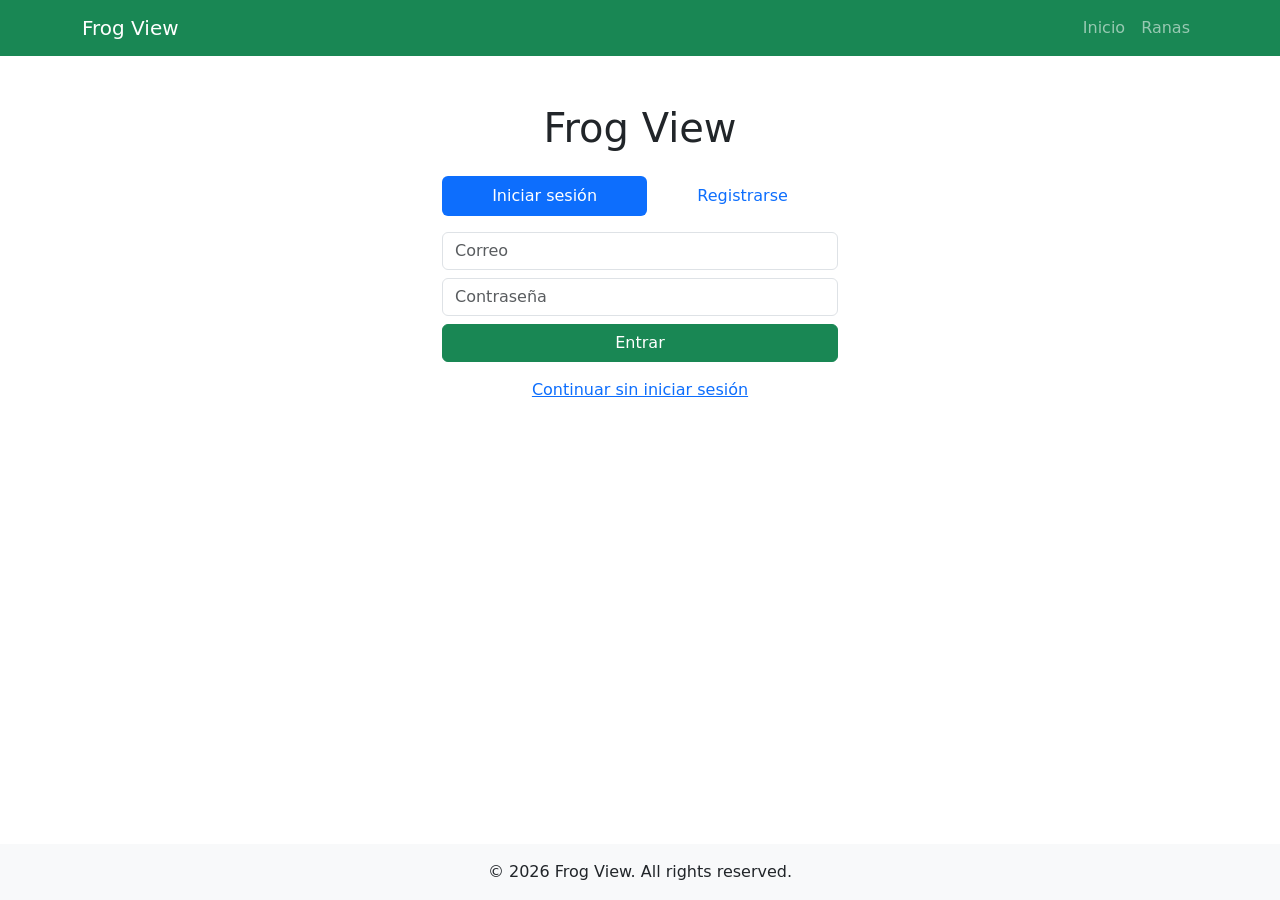
<file: index.html>
<!DOCTYPE html>
<html lang="es">
<head>
    <meta charset="UTF-8">
    <meta name="viewport" content="width=device-width, initial-scale=1.0">
    <title>Frog View</title>
    <link href="https://cdn.jsdelivr.net/npm/bootstrap@5.3.3/dist/css/bootstrap.min.css" rel="stylesheet"
          integrity="sha384-QWTKZyjpPEjISv5WaRU9OFeRpok6YctnYmDr5pNlyT2bRjXh0JMhjY6hW+ALEwIH" crossorigin="anonymous">
    <link href="Style/style.css" rel="stylesheet">
</head>
<body class="d-flex flex-column min-vh-100">

    <nav class="navbar navbar-expand-lg bg-success navbar-dark">
        <div class="container">
            <a class="navbar-brand" href="Pages/Dashboard.html">Frog View</a>
            <ul class="navbar-nav ms-auto">
                <li class="nav-item"><a class="nav-link" href="Pages/Dashboard.html">Inicio</a></li>
                <li class="nav-item"><a class="nav-link" href="Pages/Frog.html">Ranas</a></li>
            </ul>
        </div>
    </nav>

    <main class="container my-5 flex-grow-1" style="max-width: 420px;">
        <h1 class="text-center mb-4">Frog View</h1>

        <ul class="nav nav-pills nav-fill mb-3">
            <li class="nav-item"><button class="nav-link active" data-bs-toggle="pill" data-bs-target="#tabLogin">Iniciar sesión</button></li>
            <li class="nav-item"><button class="nav-link" data-bs-toggle="pill" data-bs-target="#tabRegistro">Registrarse</button></li>
        </ul>

        <div class="tab-content">
            <div class="tab-pane fade show active" id="tabLogin">
                <input id="loginCorreo" type="email" class="form-control mb-2" placeholder="Correo">
                <input id="loginPass" type="password" class="form-control mb-2" placeholder="Contraseña">
                <button class="btn btn-success w-100" onclick="hacerLogin()">Entrar</button>
            </div>
            <div class="tab-pane fade" id="tabRegistro">
                <input id="regCorreo" type="email" class="form-control mb-2" placeholder="Correo">
                <input id="regNametag" type="text" class="form-control mb-2" placeholder="Nametag (se mostrará a los demás)" maxlength="20">
                <input id="regPass" type="password" class="form-control mb-2" placeholder="Contraseña (mínimo 6 caracteres)">
                <button class="btn btn-success w-100" onclick="hacerRegistro()">Crear cuenta</button>
            </div>
        </div>

        <div id="mensaje" class="alert alert-danger mt-3 d-none"></div>

        <a href="Pages/Dashboard.html" class="d-block text-center mt-3">Continuar sin iniciar sesión</a>
    </main>

    <footer class="bg-light py-3">
        <p class="text-center mb-0">© 2026 Frog View. All rights reserved.</p>
    </footer>

    <script src="https://cdn.jsdelivr.net/npm/bootstrap@5.3.3/dist/js/bootstrap.bundle.min.js"
            integrity="sha384-YvpcrYf0tY3lHB60NNkmXc5s9fDVZLESaAA55NDzOxhy9GkcIdslK1eN7N6jIeHz" crossorigin="anonymous"></script>
    <script src="Js/frogs.js"></script>
    <script src="Js/auth.js"></script>
    <script>
        if (usuarioActual()) location.href = "Pages/Dashboard.html";

        function error(msg) {
            const m = document.getElementById("mensaje");
            m.textContent = msg;
            m.classList.remove("d-none");
        }

        async function hacerLogin() {
            const err = await iniciarSesion(loginCorreo.value, loginPass.value);
            err ? error(err) : location.href = "Pages/Dashboard.html";
        }

        async function hacerRegistro() {
            if (!regCorreo.value || !regNametag.value) return error("Completa todos los campos.");
            if (regPass.value.length < 6) return error("La contraseña debe tener al menos 6 caracteres.");
            const err = await registrar(regCorreo.value, regNametag.value, regPass.value);
            err ? error(err) : location.href = "Pages/Dashboard.html";
        }
    </script>
</body>
</html>
</file>
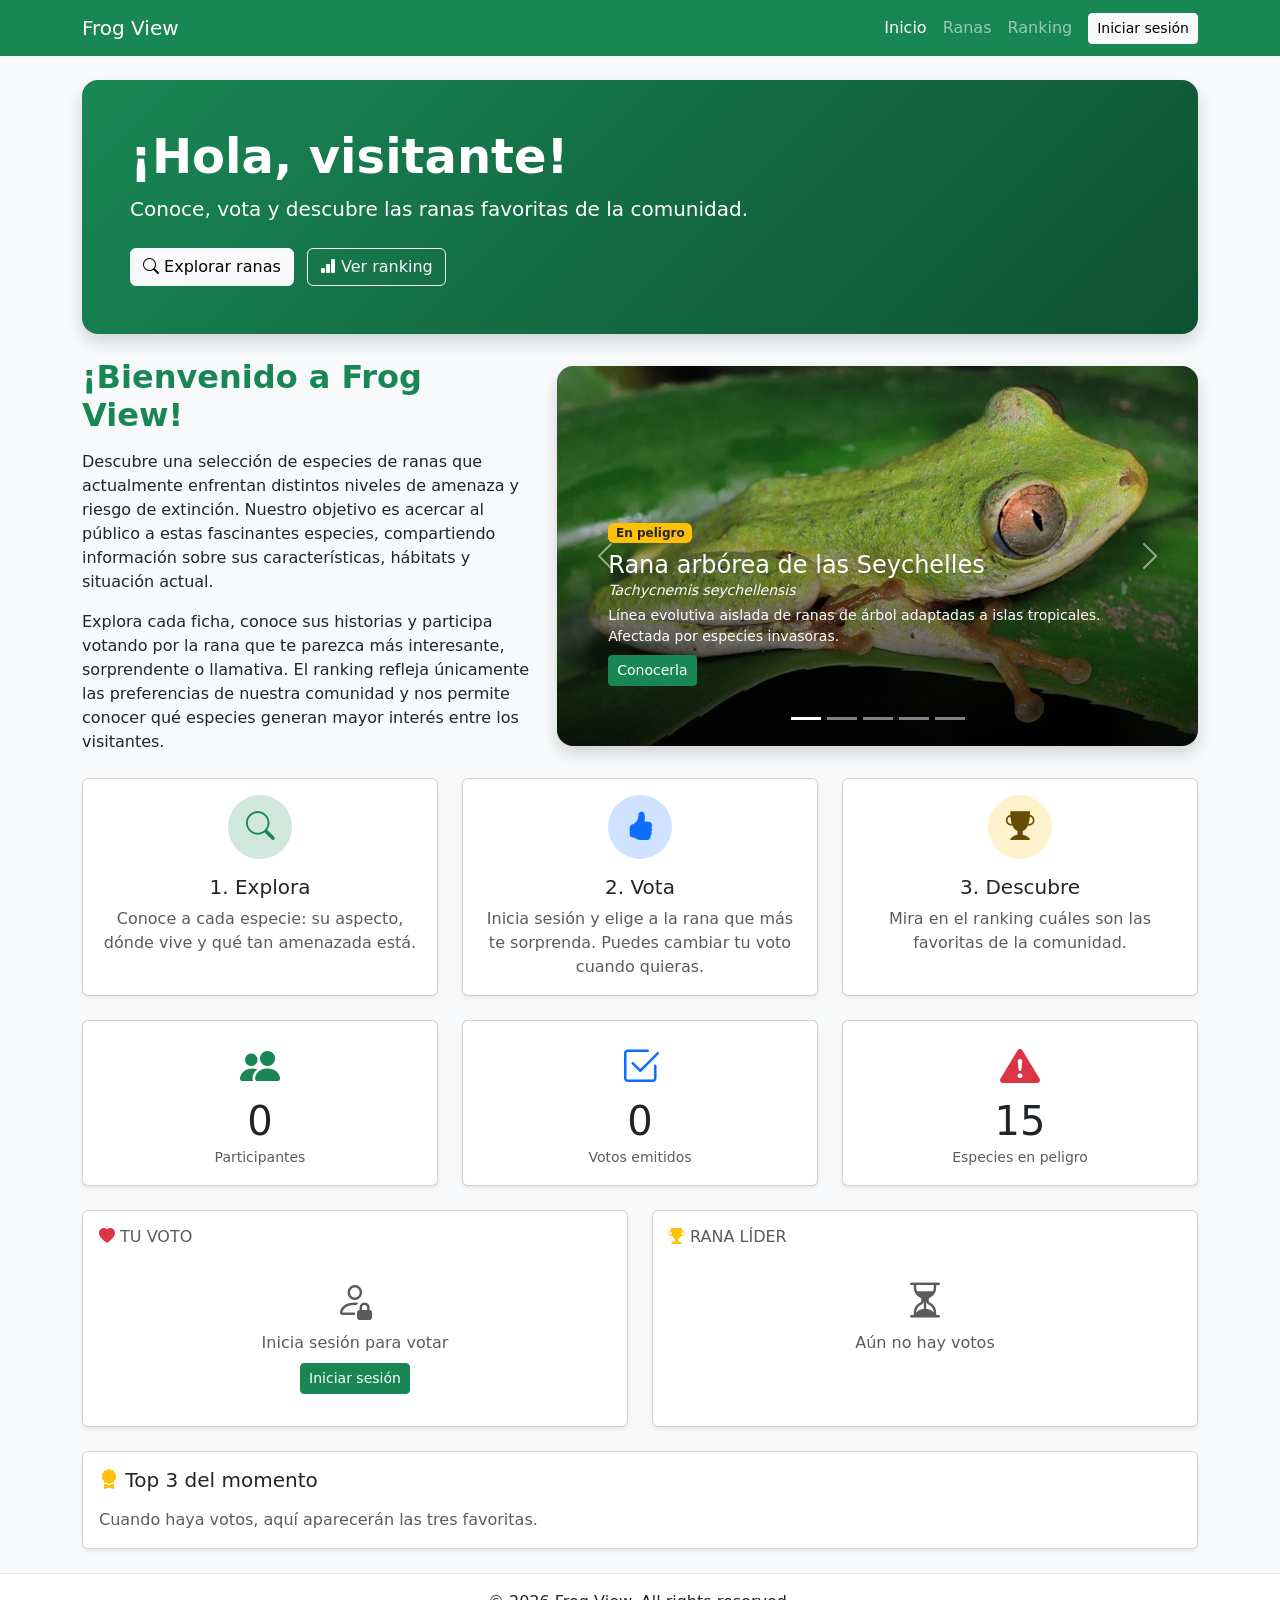
<file: Pages/Dashboard.html>
<!DOCTYPE html>
<html lang="es">
<head>
    <meta charset="UTF-8">
    <meta name="viewport" content="width=device-width, initial-scale=1.0">
    <title>Dashboard | Frog View</title>
    <link href="https://cdn.jsdelivr.net/npm/bootstrap@5.3.3/dist/css/bootstrap.min.css" rel="stylesheet">
    <link href="https://cdn.jsdelivr.net/npm/bootstrap-icons@1.11.3/font/bootstrap-icons.min.css" rel="stylesheet">
    <link href="../Style/style.css" rel="stylesheet">
</head>
<body class="d-flex flex-column min-vh-100 bg-light">

    <nav class="navbar navbar-expand-lg bg-success navbar-dark">
        <div class="container">
            <a class="navbar-brand" href="Dashboard.html">Frog View</a>
            <ul class="navbar-nav ms-auto align-items-lg-center">
                <li class="nav-item"><a class="nav-link active" href="Dashboard.html">Inicio</a></li>
                <li class="nav-item"><a class="nav-link" href="Frog.html">Ranas</a></li>
                <li class="nav-item"><a class="nav-link" href="Ranking.html">Ranking</a></li>
                <li class="nav-item" id="navSesion"></li>
            </ul>
        </div>
    </nav>

    <main class="container my-4 flex-grow-1">

        <!-- Banner -->
        <section class="hero rounded-4 p-4 p-md-5 mb-4 shadow">
            <h1 class="display-5 fw-bold mb-2">¡Hola, <span id="saludo"></span>!</h1>
            <p class="lead mb-4">Conoce, vota y descubre las ranas favoritas de la comunidad.</p>
            <a id="btnPrincipal" href="Frog.html" class="btn btn-light me-2"></a>
            <a href="Ranking.html" class="btn btn-outline-light"><i class="bi bi-bar-chart-fill"></i> Ver ranking</a>
        </section>

        <!-- Presentación + carrusel -->
        <section class="row g-4 align-items-center mb-4">
            <div class="col-lg-5">
                <h2 class="fw-bold text-success mb-3">¡Bienvenido a Frog View!</h2>
                <p>Descubre una selección de especies de ranas que actualmente enfrentan distintos niveles de amenaza y riesgo de extinción. Nuestro objetivo es acercar al público a estas fascinantes especies, compartiendo información sobre sus características, hábitats y situación actual.</p>
                <p class="mb-0">Explora cada ficha, conoce sus historias y participa votando por la rana que te parezca más interesante, sorprendente o llamativa. El ranking refleja únicamente las preferencias de nuestra comunidad y nos permite conocer qué especies generan mayor interés entre los visitantes.</p>
            </div>
            <div class="col-lg-7">
                <div id="carruselRanas" class="carousel slide shadow rounded-4 overflow-hidden">
                    <div class="carousel-indicators" id="carruselIndicadores"></div>
                    <div class="carousel-inner" id="carruselItems"></div>
                    <button class="carousel-control-prev" type="button" data-bs-target="#carruselRanas" data-bs-slide="prev">
                        <span class="carousel-control-prev-icon" aria-hidden="true"></span>
                        <span class="visually-hidden">Anterior</span>
                    </button>
                    <button class="carousel-control-next" type="button" data-bs-target="#carruselRanas" data-bs-slide="next">
                        <span class="carousel-control-next-icon" aria-hidden="true"></span>
                        <span class="visually-hidden">Siguiente</span>
                    </button>
                </div>
            </div>
        </section>

        <!-- Cómo funciona -->
        <section class="row g-4 mb-4 text-center">
            <div class="col-md-4">
                <div class="card h-100 shadow-sm card-hover">
                    <div class="card-body">
                        <span class="paso-icono bg-success-subtle text-success mb-3"><i class="bi bi-search"></i></span>
                        <h5>1. Explora</h5>
                        <p class="text-muted mb-0">Conoce a cada especie: su aspecto, dónde vive y qué tan amenazada está.</p>
                    </div>
                </div>
            </div>
            <div class="col-md-4">
                <div class="card h-100 shadow-sm card-hover">
                    <div class="card-body">
                        <span class="paso-icono bg-primary-subtle text-primary mb-3"><i class="bi bi-hand-thumbs-up-fill"></i></span>
                        <h5>2. Vota</h5>
                        <p class="text-muted mb-0">Inicia sesión y elige a la rana que más te sorprenda. Puedes cambiar tu voto cuando quieras.</p>
                    </div>
                </div>
            </div>
            <div class="col-md-4">
                <div class="card h-100 shadow-sm card-hover">
                    <div class="card-body">
                        <span class="paso-icono bg-warning-subtle text-warning-emphasis mb-3"><i class="bi bi-trophy-fill"></i></span>
                        <h5>3. Descubre</h5>
                        <p class="text-muted mb-0">Mira en el ranking cuáles son las favoritas de la comunidad.</p>
                    </div>
                </div>
            </div>
        </section>

        <!-- Estadísticas -->
        <div class="row g-4 mb-4">
            <div class="col-md-4">
                <div class="card shadow-sm text-center card-hover">
                    <div class="card-body">
                        <i class="bi bi-people-fill fs-1 text-success"></i>
                        <p class="display-6 mb-0" id="totalUsuarios">0</p>
                        <small class="text-muted">Participantes</small>
                    </div>
                </div>
            </div>
            <div class="col-md-4">
                <div class="card shadow-sm text-center card-hover">
                    <div class="card-body">
                        <i class="bi bi-check2-square fs-1 text-primary"></i>
                        <p class="display-6 mb-0" id="totalVotos">0</p>
                        <small class="text-muted">Votos emitidos</small>
                    </div>
                </div>
            </div>
            <div class="col-md-4">
                <div class="card shadow-sm text-center card-hover">
                    <div class="card-body">
                        <i class="bi bi-exclamation-triangle-fill fs-1 text-danger"></i>
                        <p class="display-6 mb-0" id="totalRanas">0</p>
                        <small class="text-muted">Especies en peligro</small>
                    </div>
                </div>
            </div>
        </div>

        <!-- Tu voto y rana líder -->
        <div class="row g-4 mb-4">
            <div class="col-lg-6">
                <div class="card h-100 shadow-sm card-hover">
                    <div class="card-body">
                        <h6 class="text-muted text-uppercase"><i class="bi bi-heart-fill text-danger"></i> Tu voto</h6>
                        <div id="tuVoto"></div>
                    </div>
                </div>
            </div>
            <div class="col-lg-6">
                <div class="card h-100 shadow-sm card-hover">
                    <div class="card-body">
                        <h6 class="text-muted text-uppercase"><i class="bi bi-trophy-fill text-warning"></i> Rana líder</h6>
                        <div id="lider"></div>
                    </div>
                </div>
            </div>
        </div>

        <!-- Top 3 -->
        <div class="card shadow-sm">
            <div class="card-body">
                <h5 class="mb-3"><i class="bi bi-award-fill text-warning"></i> Top 3 del momento</h5>
                <div id="top3" class="d-flex flex-column gap-3"></div>
            </div>
        </div>
    </main>

    <footer class="bg-white py-3 border-top">
        <p class="text-center mb-0">© 2026 Frog View. All rights reserved.</p>
    </footer>

    <script src="https://cdn.jsdelivr.net/npm/bootstrap@5.3.3/dist/js/bootstrap.bundle.min.js"></script>
    <script src="../Js/frogs.js"></script>
    <script src="../Js/auth.js"></script>
    <script>
        pintarBotonSesion("navSesion", "../index.html");

        const u = usuarioActual();   // puede ser null (visitante)
        const conteo = conteoVotos();
        const totalVotos = Object.values(conteo).reduce((a, b) => a + b, 0);
        const ordenadas = [...frogs].sort((a, b) => conteo[b.id] - conteo[a.id]);
        const placeholder = "this.src='https://placehold.co/110x110?text=?'";

        // Números que suben animados
        function contar(id, meta) {
            const el = document.getElementById(id);
            if (meta === 0) { el.textContent = 0; return; }
            const duracion = 900, inicio = performance.now();
            function paso(ahora) {
                const t = Math.min((ahora - inicio) / duracion, 1);
                el.textContent = Math.round(meta * t);
                if (t < 1) requestAnimationFrame(paso);
            }
            requestAnimationFrame(paso);
        }

        // Banner: saludo y botón principal según el usuario
        document.getElementById("saludo").textContent = u ? u.nametag : "visitante";
        document.getElementById("btnPrincipal").innerHTML = u
            ? '<i class="bi bi-hand-thumbs-up-fill"></i> Votar'
            : '<i class="bi bi-search"></i> Explorar ranas';

        // Estadísticas
        contar("totalUsuarios", DB.leer("usuarios", []).length);
        contar("totalVotos", totalVotos);
        contar("totalRanas", frogs.length);

        // Carrusel con ranas al azar
        const destacadas = [...frogs].sort(() => Math.random() - 0.5).slice(0, 5);
        const indicadores = document.getElementById("carruselIndicadores");
        const items = document.getElementById("carruselItems");

        destacadas.forEach((r, i) => {
            const e = estados[r.estado];
            const activo = i === 0 ? "active" : "";
            indicadores.insertAdjacentHTML("beforeend", `
                <button type="button" data-bs-target="#carruselRanas" data-bs-slide-to="${i}"
                        class="${activo}" aria-label="Rana ${i + 1}"></button>`);
            items.insertAdjacentHTML("beforeend", `
                <div class="carousel-item frog-slide ${activo}">
                    <img src="../Img/${r.img}" alt="${r.nombre}"
                         onerror="this.src='https://placehold.co/800x380?text=Imagen+no+disponible'">
                    <div class="carousel-caption">
                        <span class="badge ${e.clase} mb-2">${e.texto}</span>
                        <h4 class="mb-0">${r.nombre}</h4>
                        <p class="fst-italic small mb-1">${r.cientifico}</p>
                        <p class="frog-desc small mb-2">${r.desc}</p>
                        <a href="Frog.html" class="btn btn-success btn-sm">Conocerla</a>
                    </div>
                </div>`);
        });

        new bootstrap.Carousel("#carruselRanas", { interval: 4500, ride: "carousel" });

        // Tu voto, con posición en el ranking
        const mio = frogs.find(f => f.id === miVoto());
        if (!u) {
            document.getElementById("tuVoto").innerHTML = `
                <div class="text-center py-3">
                    <i class="bi bi-person-lock fs-1 text-muted"></i>
                    <p class="text-muted mb-2">Inicia sesión para votar</p>
                    <a href="../index.html" class="btn btn-sm btn-success">Iniciar sesión</a>
                </div>`;
        } else if (mio) {
            const posicion = 1 + frogs.filter(f => conteo[f.id] > conteo[mio.id]).length;
            document.getElementById("tuVoto").innerHTML = `
                <div class="d-flex align-items-center gap-3">
                    <img src="../Img/${mio.img}" class="dash-img rounded-3" alt="${mio.nombre}" onerror="${placeholder}">
                    <div>
                        <h5 class="mb-1">${mio.nombre}</h5>
                        <p class="fst-italic text-muted mb-2">${mio.cientifico}</p>
                        <span class="badge bg-success">Va en el lugar ${posicion}</span>
                        <span class="badge bg-secondary">${conteo[mio.id]} voto${conteo[mio.id] === 1 ? '' : 's'}</span>
                    </div>
                </div>`;
        } else {
            document.getElementById("tuVoto").innerHTML = `
                <div class="text-center py-3">
                    <i class="bi bi-emoji-neutral fs-1 text-muted"></i>
                    <p class="text-muted mb-2">Aún no has votado</p>
                    <a href="Frog.html" class="btn btn-sm btn-success">Elegir mi rana</a>
                </div>`;
        }

        // Rana líder
        const ganadora = ordenadas[0];
        if (conteo[ganadora.id] > 0) {
            document.getElementById("lider").innerHTML = `
                <div class="d-flex align-items-center gap-3">
                    <img src="../Img/${ganadora.img}" class="dash-img rounded-3" alt="${ganadora.nombre}" onerror="${placeholder}">
                    <div>
                        <h5 class="mb-1">${ganadora.nombre}</h5>
                        <p class="fst-italic text-muted mb-2">${ganadora.cientifico}</p>
                        <span class="badge bg-warning text-dark">🥇 ${conteo[ganadora.id]} voto${conteo[ganadora.id] === 1 ? '' : 's'}</span>
                    </div>
                </div>`;
        } else {
            document.getElementById("lider").innerHTML = `
                <div class="text-center py-3">
                    <i class="bi bi-hourglass-split fs-1 text-muted"></i>
                    <p class="text-muted mb-0">Aún no hay votos</p>
                </div>`;
        }

        // Top 3 con barras
        const medallas = ["🥇", "🥈", "🥉"];
        const top3 = document.getElementById("top3");
        if (totalVotos === 0) {
            top3.innerHTML = `<p class="text-muted mb-0">Cuando haya votos, aquí aparecerán las tres favoritas.</p>`;
        } else {
            ordenadas.slice(0, 3).forEach((r, i) => {
                const pct = Math.round((conteo[r.id] / totalVotos) * 100);
                top3.insertAdjacentHTML("beforeend", `
                    <div>
                        <div class="d-flex justify-content-between">
                            <span>${medallas[i]} ${r.nombre}</span>
                            <small class="text-muted">${conteo[r.id]} voto${conteo[r.id] === 1 ? '' : 's'} (${pct}%)</small>
                        </div>
                        <div class="progress" style="height: 10px;">
                            <div class="progress-bar bg-success" style="width: ${pct}%"></div>
                        </div>
                    </div>`);
            });
        }
    </script>
</body>
</html>
</file>
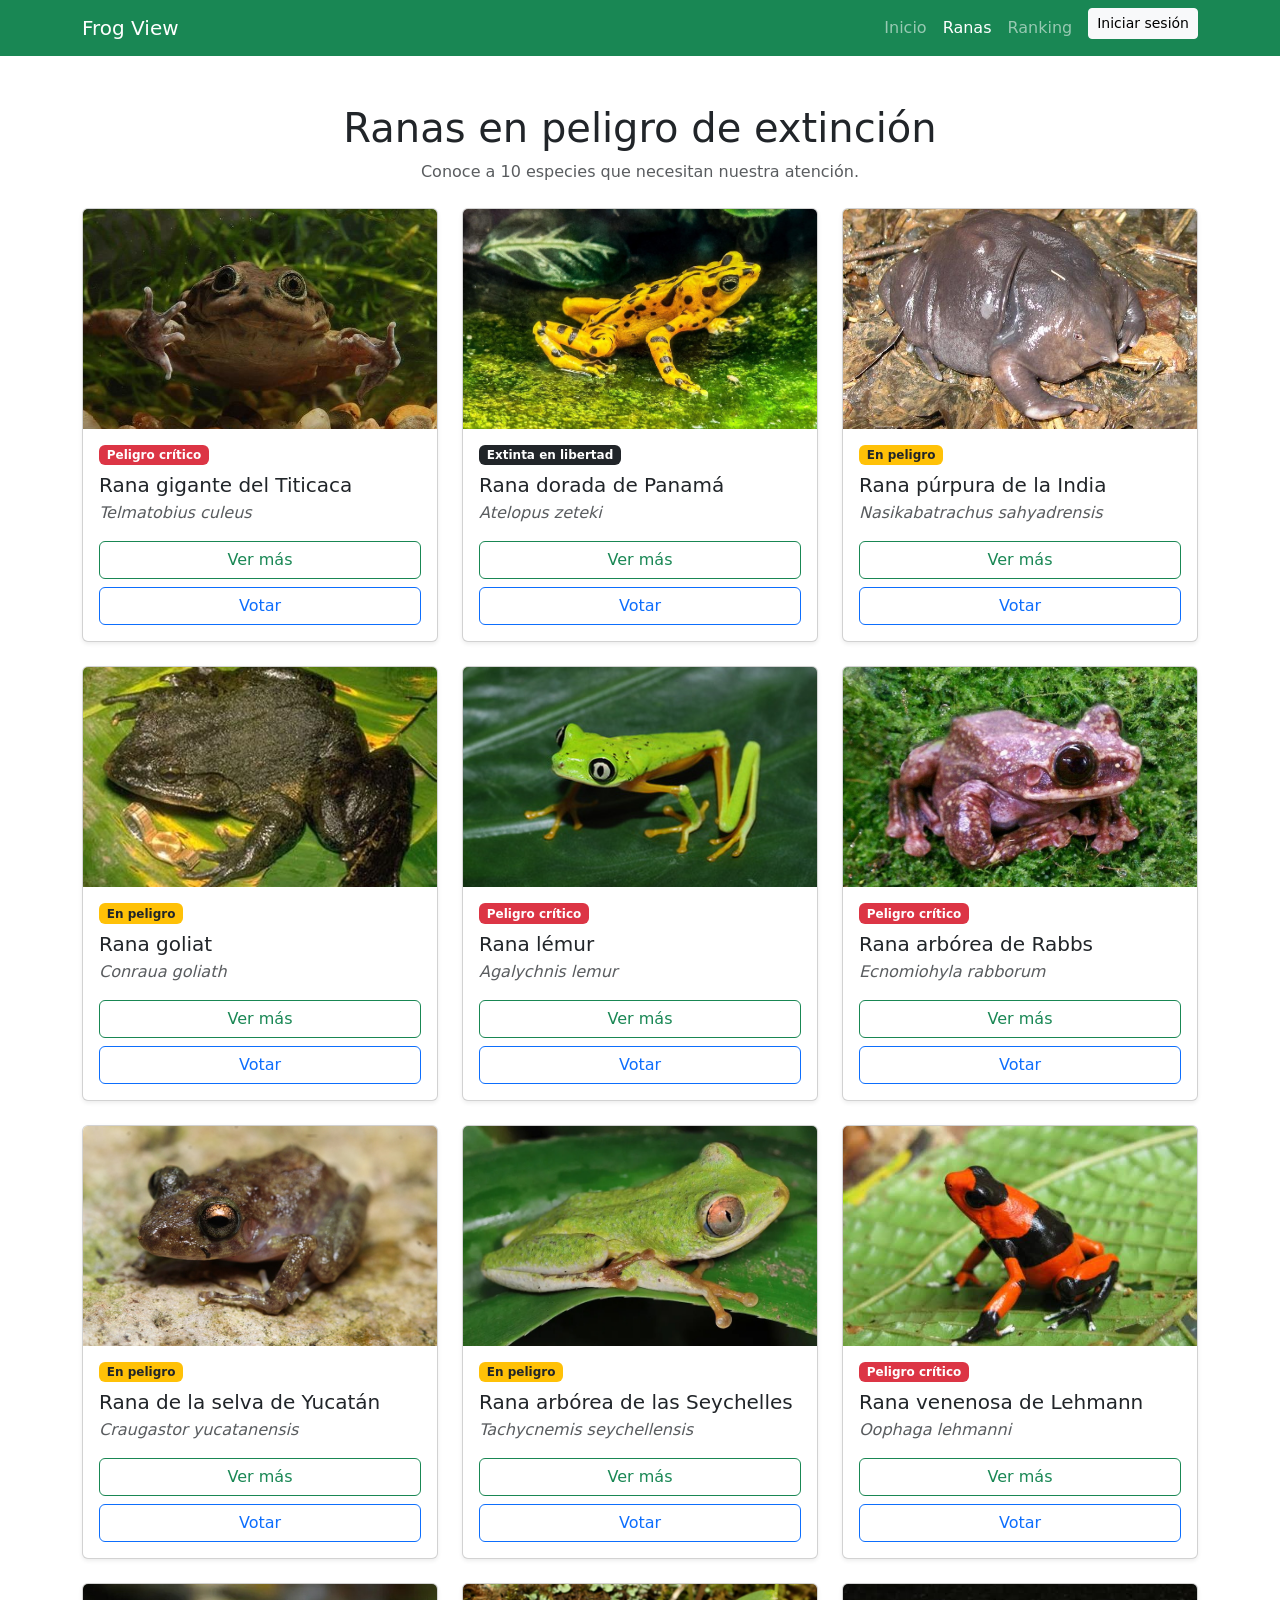
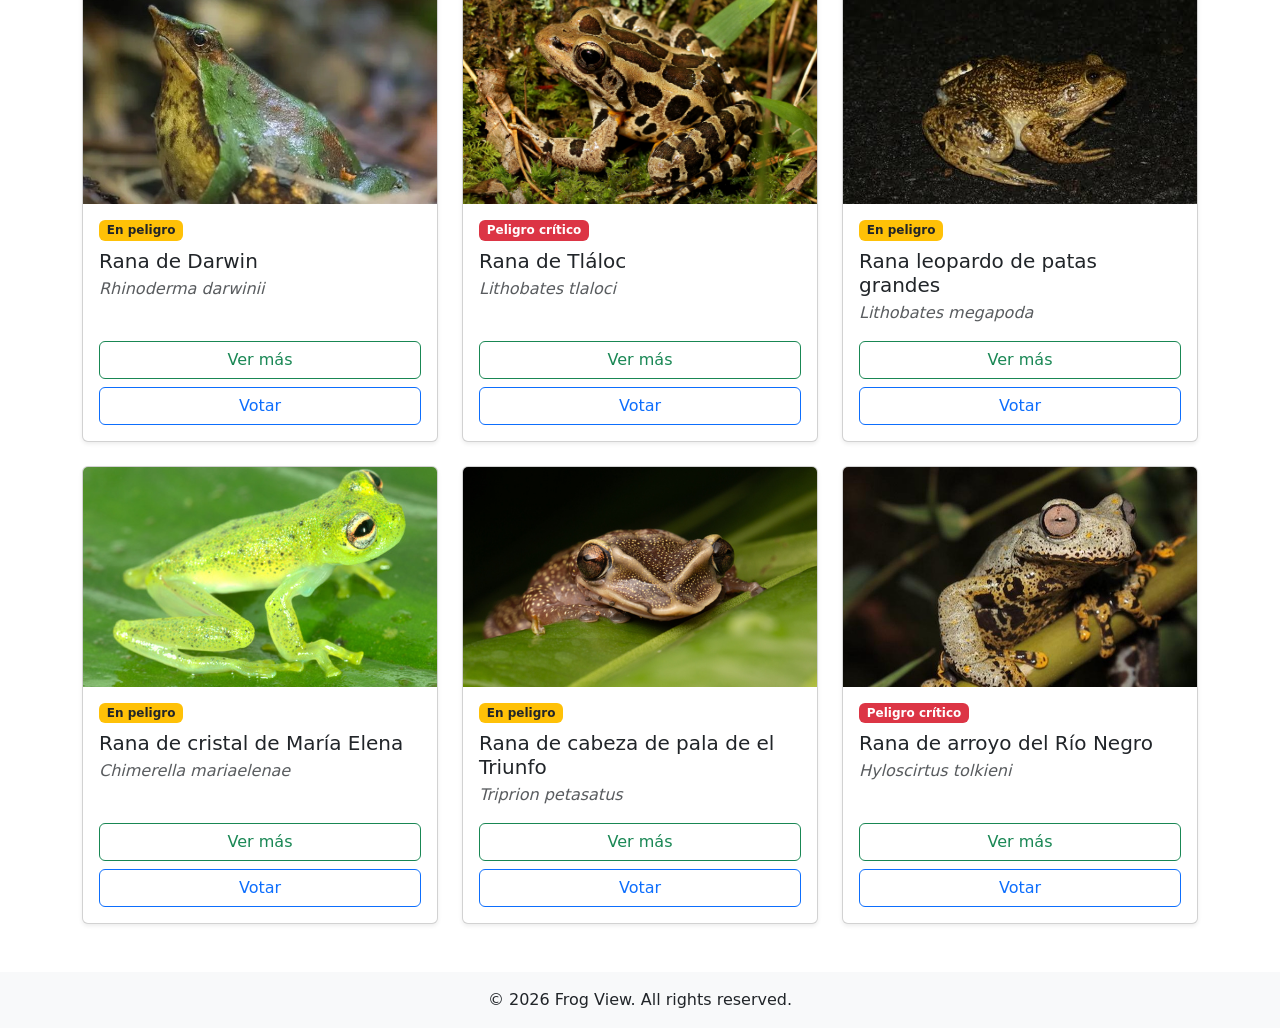
<file: Pages/Frog.html>
<!DOCTYPE html>
<html lang="es">
<head>
    <meta charset="UTF-8">
    <meta name="viewport" content="width=device-width, initial-scale=1.0">
    <title>Frogs</title>
    <link href="https://cdn.jsdelivr.net/npm/bootstrap@5.3.3/dist/css/bootstrap.min.css" rel="stylesheet">
    <link href="../Style/style.css" rel="stylesheet">
</head>
<body class="d-flex flex-column min-vh-100">

    <nav class="navbar navbar-expand-lg bg-success navbar-dark">
        <div class="container">
            <a class="navbar-brand" href="Dashboard.html">Frog View</a>
            <ul class="navbar-nav ms-auto">
                <li class="nav-item"><a class="nav-link" href="Dashboard.html">Inicio</a></li>
                <li class="nav-item"><a class="nav-link active" href="Frog.html">Ranas</a></li>
                <li class="nav-item"><a class="nav-link" href="Ranking.html">Ranking</a></li>
                <li class="nav-item" id="navSesion"></li>
            </ul>
        </div>
    </nav>

    <main class="container my-5 flex-grow-1">
        <h1 class="text-center mb-2">Ranas en peligro de extinción</h1>
        <p class="text-center text-muted mb-4">Conoce a 10 especies que necesitan nuestra atención.</p>

        <div class="row g-4" id="listaRanas"></div>
    </main>

    <!-- Chavos, si leen esto, creo que alguna de estas no estan en peligro -->
    <div class="modal fade" id="modalRana" tabindex="-1">
        <div class="modal-dialog modal-dialog-centered">
            <div class="modal-content">
                <div class="modal-header">
                    <h5 class="modal-title" id="modalTitulo"></h5>
                    <button type="button" class="btn-close" data-bs-dismiss="modal"></button>
                </div>
                <div class="modal-body">
                    <img id="modalImg" class="img-fluid rounded mb-3" alt="">
                    <p class="fst-italic" id="modalCientifico"></p>
                    <p><strong>Ubicación:</strong> <span id="modalUbicacion"></span></p>
                    <p id="modalDesc"></p>
                    <span class="badge" id="modalEstado"></span>
                </div>
            </div>
        </div>
    </div>

    <div class="modal fade" id="modalLogin" tabindex="-1">
        <div class="modal-dialog modal-dialog-centered modal-sm">
            <div class="modal-content text-center">
                <div class="modal-body p-4">
                    <p class="mb-1">Para votar por una rana necesitas iniciar sesión.</p>
                    <p class="fw-bold mb-3">¿Deseas iniciar sesión?</p>
                    <div class="d-flex gap-2 justify-content-center">
                        <button class="btn btn-outline-secondary" data-bs-dismiss="modal">No</button>
                        <a class="btn btn-success" href="../index.html">Sí, iniciar sesión</a>
                    </div>
                </div>
            </div>
        </div>
    </div>

    <footer class="bg-light py-3">
        <p class="text-center mb-0">© 2026 Frog View. All rights reserved.</p>
    </footer>

    <script src="https://cdn.jsdelivr.net/npm/bootstrap@5.3.3/dist/js/bootstrap.bundle.min.js"></script>
    <script src="../Js/frogs.js"></script>
    <script src="../Js/auth.js"></script>
    <script>
        pintarBotonSesion("navSesion", "../index.html");

        const contenedor = document.getElementById("listaRanas");
        const modal = new bootstrap.Modal(document.getElementById("modalRana"));
        const modalLogin = new bootstrap.Modal(document.getElementById("modalLogin"));

        function pintar() {
            contenedor.innerHTML = "";
            const voto = miVoto();
            frogs.forEach(r => {
                const e = estados[r.estado];
                const esMia = voto === r.id;
                contenedor.insertAdjacentHTML("beforeend", `
                    <div class="col-12 col-sm-6 col-lg-4">
                        <div class="card h-100 shadow-sm ${esMia ? 'border-success border-3' : ''}">
                            <img src="../Img/${r.img}" class="card-img-top frog-img" alt="${r.nombre}"
                                onerror="this.src='https://placehold.co/400x250?text=Imagen+no+disponible'">
                            <div class="card-body d-flex flex-column">
                                <span class="badge ${e.clase} align-self-start mb-2">${e.texto}</span>
                                <h5 class="card-title">${r.nombre}</h5>
                                <p class="card-subtitle fst-italic text-muted mb-3">${r.cientifico}</p>
                                <div class="mt-auto d-grid gap-2">
                                    <button class="btn btn-outline-success" onclick="verRana(${r.id})">Ver más</button>
                                    <button class="btn ${esMia ? 'btn-success' : 'btn-outline-primary'}"
                                            onclick="votarPor(${r.id})">${esMia ? '✔ Tu voto' : 'Votar'}</button>
                                </div>
                            </div>
                        </div>
                    </div>`);
            });
        }

        function votarPor(id) {
            if (!usuarioActual()) {          // sin sesión: avisa, no redirige solo
                modalLogin.show();
                return;
            }
            votar(id);
            pintar();
        }

        function verRana(id) {
            const r = frogs.find(f => f.id === id);
            const e = estados[r.estado];
            document.getElementById("modalTitulo").textContent = r.nombre;
            document.getElementById("modalImg").src = "../Img/" + r.img;
            document.getElementById("modalCientifico").textContent = r.cientifico;
            document.getElementById("modalUbicacion").textContent = r.ubicacion;
            document.getElementById("modalDesc").textContent = r.desc;
            const badge = document.getElementById("modalEstado");
            badge.textContent = e.texto;
            badge.className = "badge " + e.clase;
            modal.show();
        }

        pintar();
    </script>
</body>
</html>
</file>
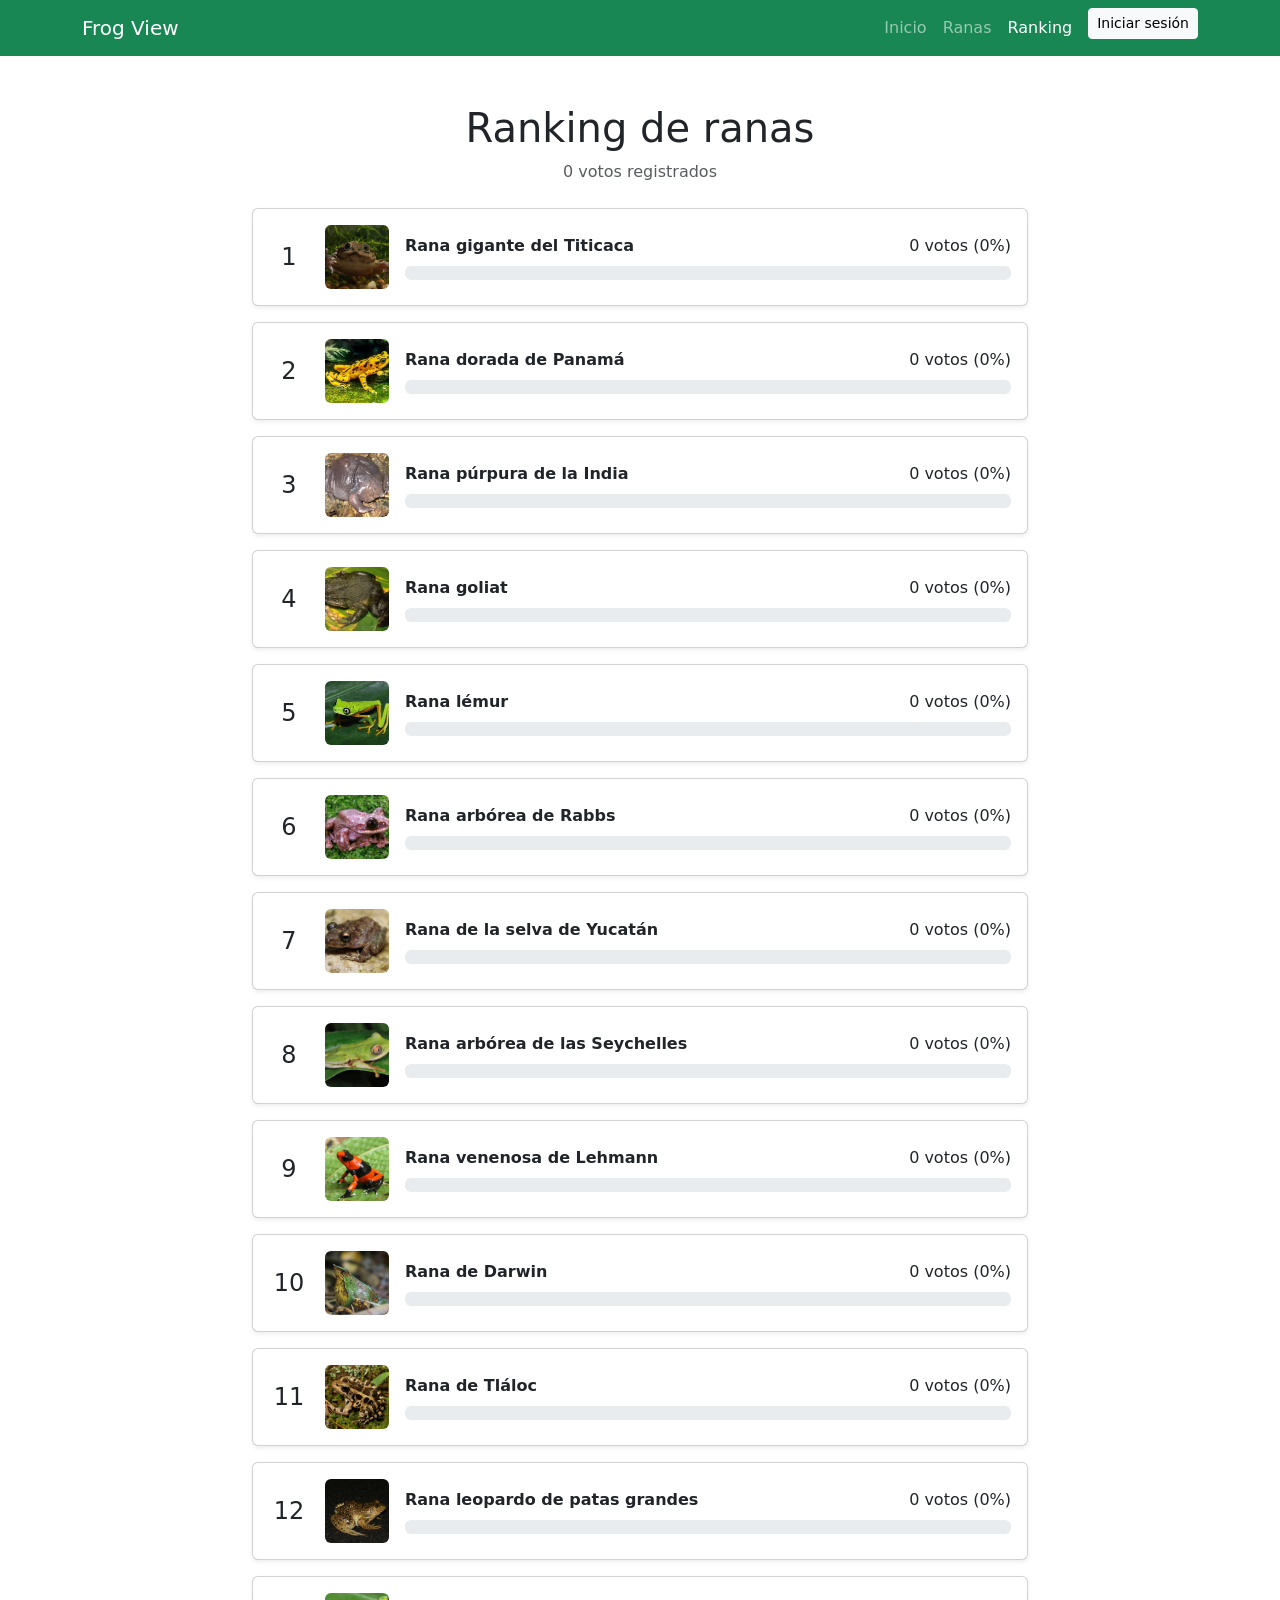
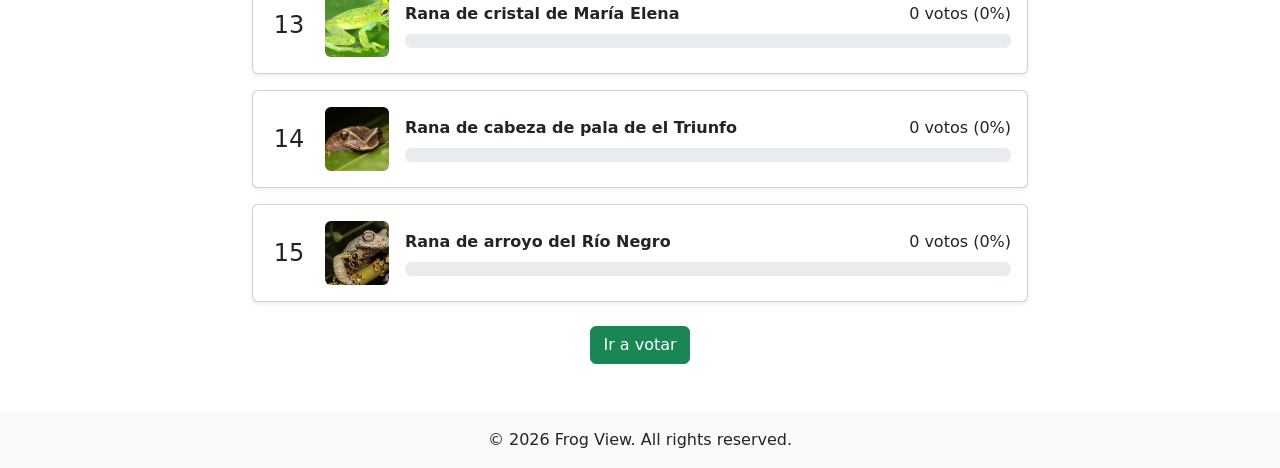
<file: Pages/Ranking.html>
<!DOCTYPE html>
<html lang="es">
<head>
    <meta charset="UTF-8">
    <meta name="viewport" content="width=device-width, initial-scale=1.0">
    <title>Ranking | Frog View</title>
    <link href="https://cdn.jsdelivr.net/npm/bootstrap@5.3.3/dist/css/bootstrap.min.css" rel="stylesheet">
    <link href="../Style/style.css" rel="stylesheet">
</head>
<body class="d-flex flex-column min-vh-100">

    <nav class="navbar navbar-expand-lg bg-success navbar-dark">
        <div class="container">
            <a class="navbar-brand" href="Dashboard.html">Frog View</a>
            <ul class="navbar-nav ms-auto">
                <li class="nav-item"><a class="nav-link" href="Dashboard.html">Inicio</a></li>
                <li class="nav-item"><a class="nav-link" href="Frog.html">Ranas</a></li>
                <li class="nav-item"><a class="nav-link active" href="Ranking.html">Ranking</a></li>
                <li class="nav-item" id="navSesion"></li>
            </ul>
        </div>
    </nav>

    <main class="container my-5 flex-grow-1" style="max-width: 800px;">
        <h1 class="text-center mb-2">Ranking de ranas</h1>
        <p class="text-center text-muted mb-4" id="resumen"></p>

        <div id="ranking" class="d-flex flex-column gap-3"></div>

        <div class="text-center mt-4">
            <a href="Frog.html" class="btn btn-success">Ir a votar</a>
        </div>
    </main>

    <footer class="bg-light py-3">
        <p class="text-center mb-0">© 2026 Frog View. All rights reserved.</p>
    </footer>

    <script src="https://cdn.jsdelivr.net/npm/bootstrap@5.3.3/dist/js/bootstrap.bundle.min.js"></script>
    <script src="../Js/frogs.js"></script>
    <script src="../Js/auth.js"></script>
    <script>
        pintarBotonSesion("navSesion", "../index.html");

        const conteo = conteoVotos();
        const total = Object.values(conteo).reduce((a, b) => a + b, 0);
        const voto = miVoto();   // null si no hay sesión
        const ordenadas = [...frogs].sort((a, b) => conteo[b.id] - conteo[a.id]);

        document.getElementById("resumen").textContent =
            total + (total === 1 ? " voto registrado" : " votos registrados");

        const medallas = ["🥇", "🥈", "🥉"];
        const contenedor = document.getElementById("ranking");

        ordenadas.forEach((r, i) => {
            const votos = conteo[r.id];
            const pct = total > 0 ? Math.round((votos / total) * 100) : 0;
            const esMia = voto === r.id;
            const color = i === 0 && votos > 0 ? "bg-success" : "bg-secondary";

            contenedor.insertAdjacentHTML("beforeend", `
                <div class="card shadow-sm ${esMia ? 'border-success border-2' : ''}">
                    <div class="card-body d-flex align-items-center gap-3">
                        <div class="fs-4 text-center" style="width: 40px;">${medallas[i] && votos > 0 ? medallas[i] : (i + 1)}</div>
                        <img src="../Img/${r.img}" alt="${r.nombre}" class="rounded"
                             style="width: 64px; height: 64px; object-fit: cover;"
                             onerror="this.src='https://placehold.co/64x64?text=?'">
                        <div class="flex-grow-1">
                            <div class="d-flex justify-content-between">
                                <strong>${r.nombre}${esMia ? ' <span class="badge bg-success">Tu voto</span>' : ''}</strong>
                                <span>${votos} voto${votos === 1 ? '' : 's'} (${pct}%)</span>
                            </div>
                            <div class="progress mt-2" style="height: 14px;">
                                <div class="progress-bar ${color}" style="width: ${pct}%"></div>
                            </div>
                        </div>
                    </div>
                </div>`);
        });
    </script>
</body>
</html>
</file>
<file: Style/style.css>
.frog-img {
    height: 220px;
    object-fit: cover;
}

.hero {
    background: linear-gradient(135deg, #198754, #0f5132);
    color: #fff;
}

.card-hover {
    transition: transform .2s, box-shadow .2s;
}
.card-hover:hover {
    transform: translateY(-4px);
    box-shadow: 0 .5rem 1rem rgba(0, 0, 0, .15) !important;
}

.dash-img {
    width: 110px;
    height: 110px;
    object-fit: cover;
}

/* ---- Carrusel de ranas (Dashboard) ---- */
.frog-slide { position: relative; }
.frog-slide img { width: 100%; height: 380px; object-fit: cover; }
.frog-slide::after {
    content: "";
    position: absolute;
    inset: 0;
    background: linear-gradient(to top, rgba(0, 0, 0, .8), rgba(0, 0, 0, .05) 65%);
    pointer-events: none;
}
.frog-slide .carousel-caption {
    z-index: 2;
    left: 8%;
    right: 8%;
    bottom: 2.5rem;
    text-align: left;
}
.frog-slide .frog-desc {
    display: -webkit-box;
    -webkit-line-clamp: 2;
    -webkit-box-orient: vertical;
    overflow: hidden;
}

/* ---- Pasos "¿Cómo funciona?" ---- */
.paso-icono {
    width: 64px;
    height: 64px;
    border-radius: 50%;
    display: inline-flex;
    align-items: center;
    justify-content: center;
    font-size: 1.8rem;
}

@media (max-width: 576px) {
    .frog-slide img { height: 300px; }
}

.carousel-control-prev,
.carousel-control-next,
.carousel-indicators {
    z-index: 3;
}
</file>
